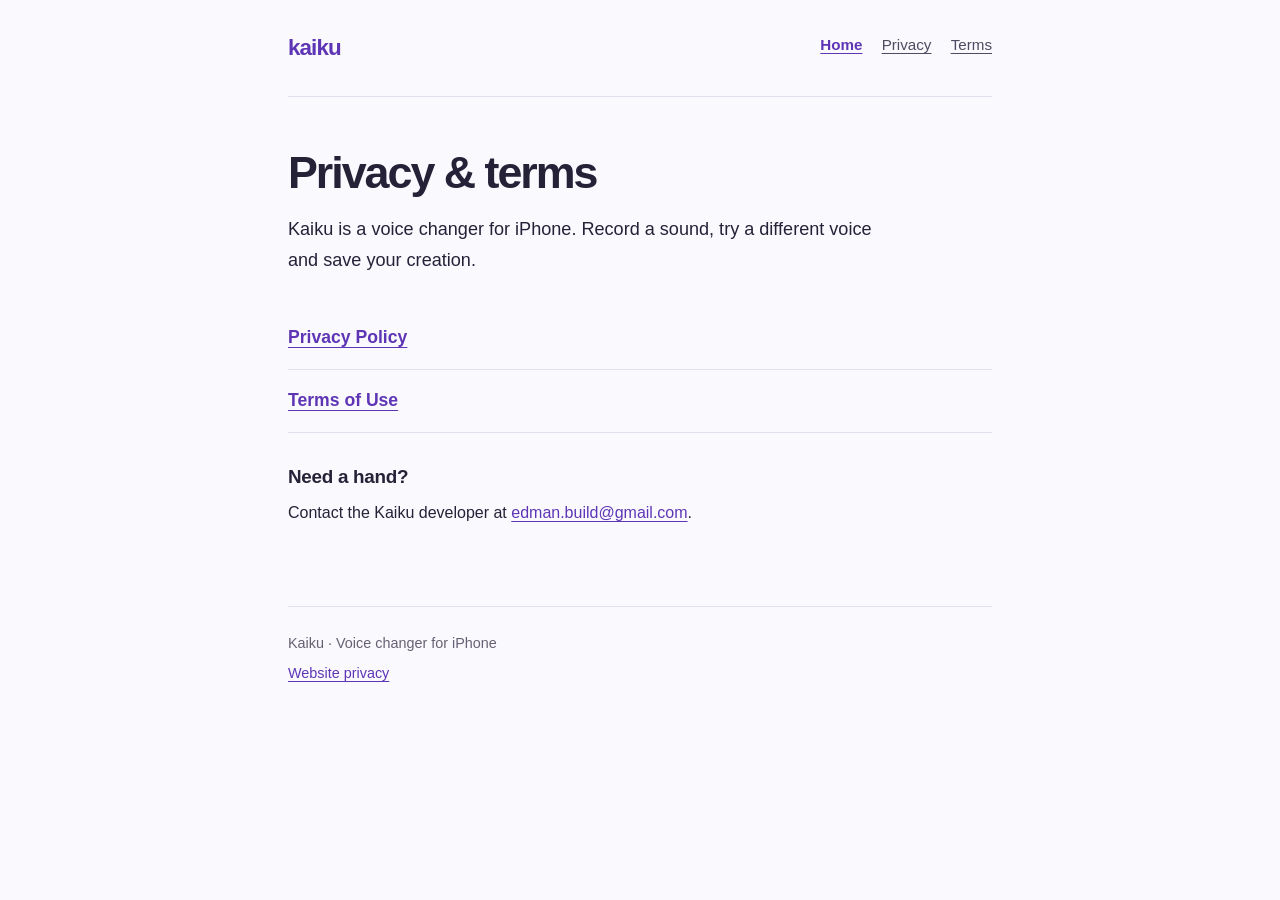
<file: index.html>
<!doctype html>
<html lang="en">
<head>
  <meta charset="utf-8">
  <meta name="viewport" content="width=device-width, initial-scale=1">
  <meta name="description" content="Privacy, terms and support for Kaiku, the voice changer for iPhone.">
  <title>Kaiku · Privacy &amp; Terms</title>
  <link rel="stylesheet" href="styles.css">
</head>
<body>
  <a class="skip-link" href="#main">Skip to content</a>
  <header class="site-header">
    <a class="brand" href="index.html" aria-label="Kaiku home">kaiku</a>
    <nav aria-label="Main navigation">
      <ul>
        <li><a href="index.html" aria-current="page">Home</a></li>
        <li><a href="privacy.html">Privacy</a></li>
        <li><a href="terms.html">Terms</a></li>
      </ul>
    </nav>
  </header>
  <main id="main">
    <h1>Privacy &amp; terms</h1>
    <p class="intro">Kaiku is a voice changer for iPhone. Record a sound, try a different voice and save your creation.</p>
    <ul class="page-links">
      <li><a href="privacy.html">Privacy Policy</a></li>
      <li><a href="terms.html">Terms of Use</a></li>
    </ul>
    <h2>Need a hand?</h2>
    <p>Contact the Kaiku developer at <a href="mailto:edman.build@gmail.com">edman.build@gmail.com</a>.</p>
  </main>
  <footer class="site-footer">
    <p>Kaiku · Voice changer for iPhone</p>
    <p><a href="privacy.html#website">Website privacy</a></p>
  </footer>
</body>
</html>
</file>
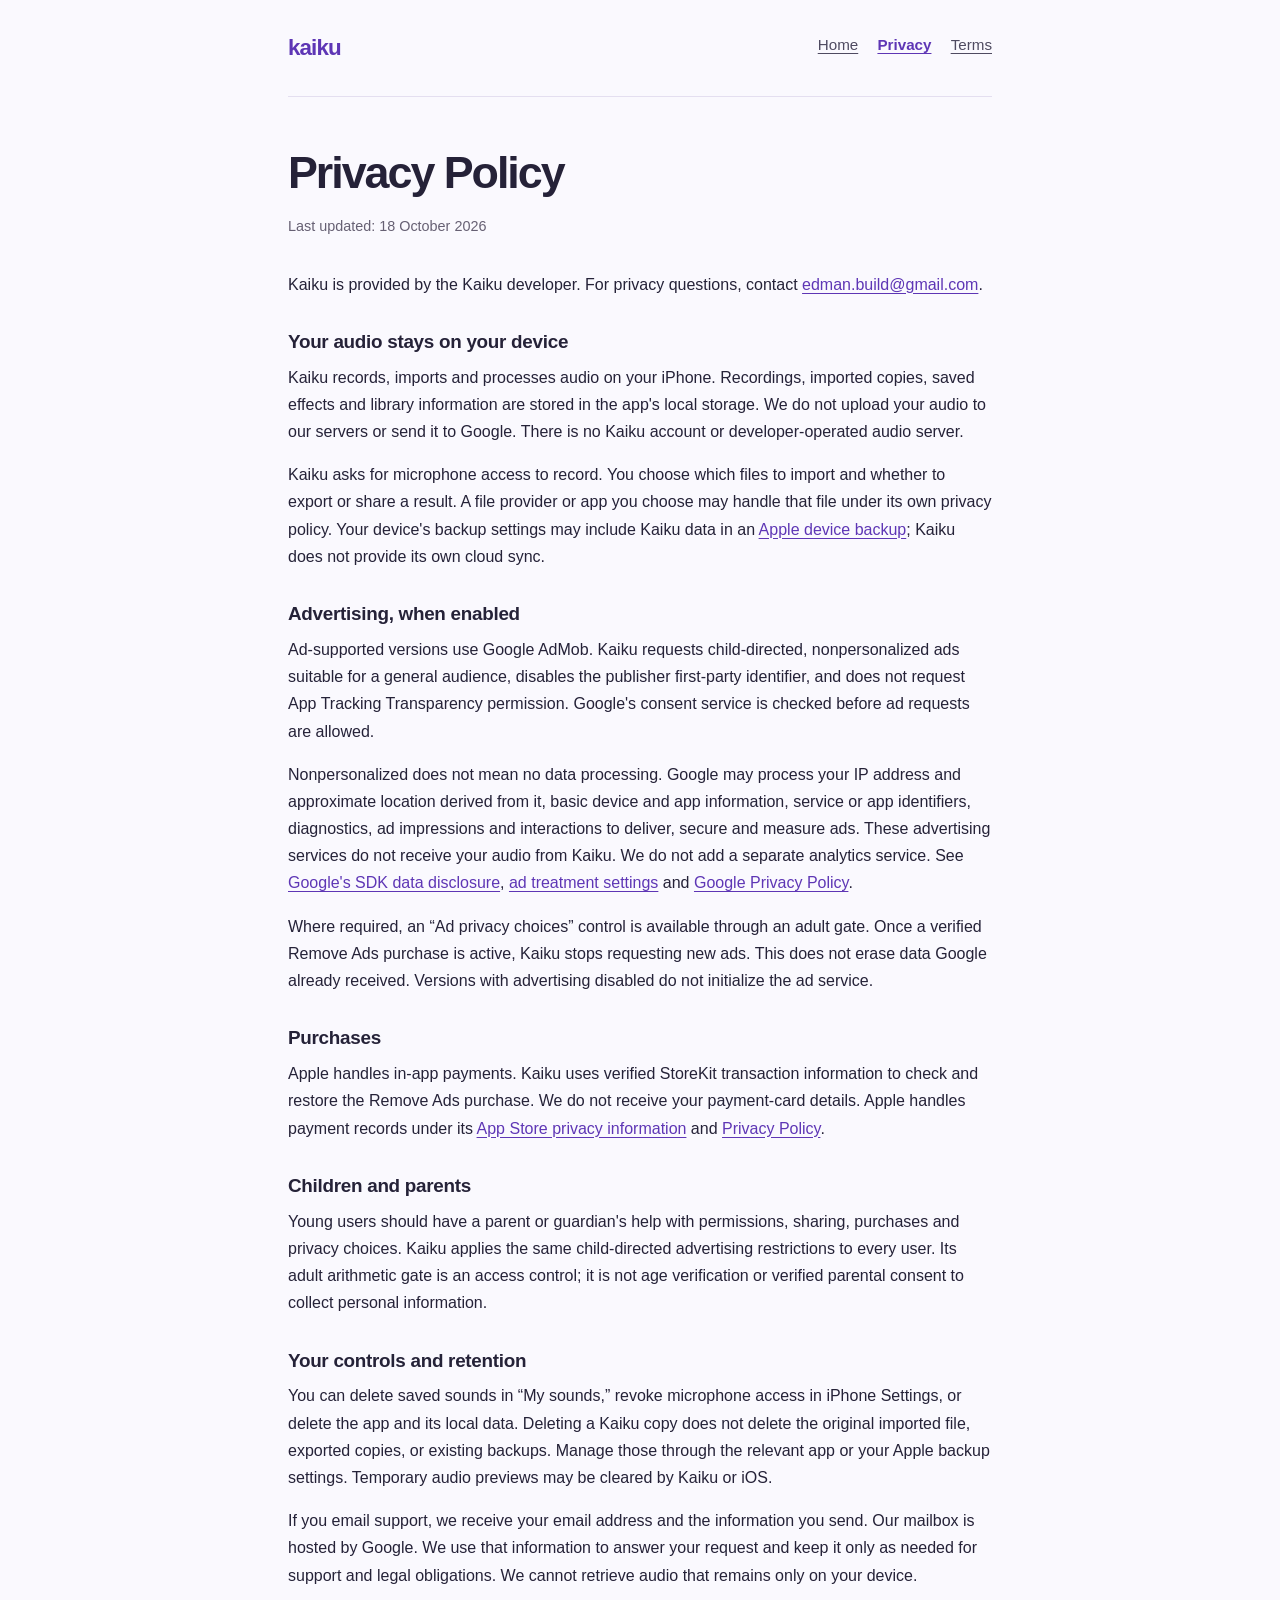
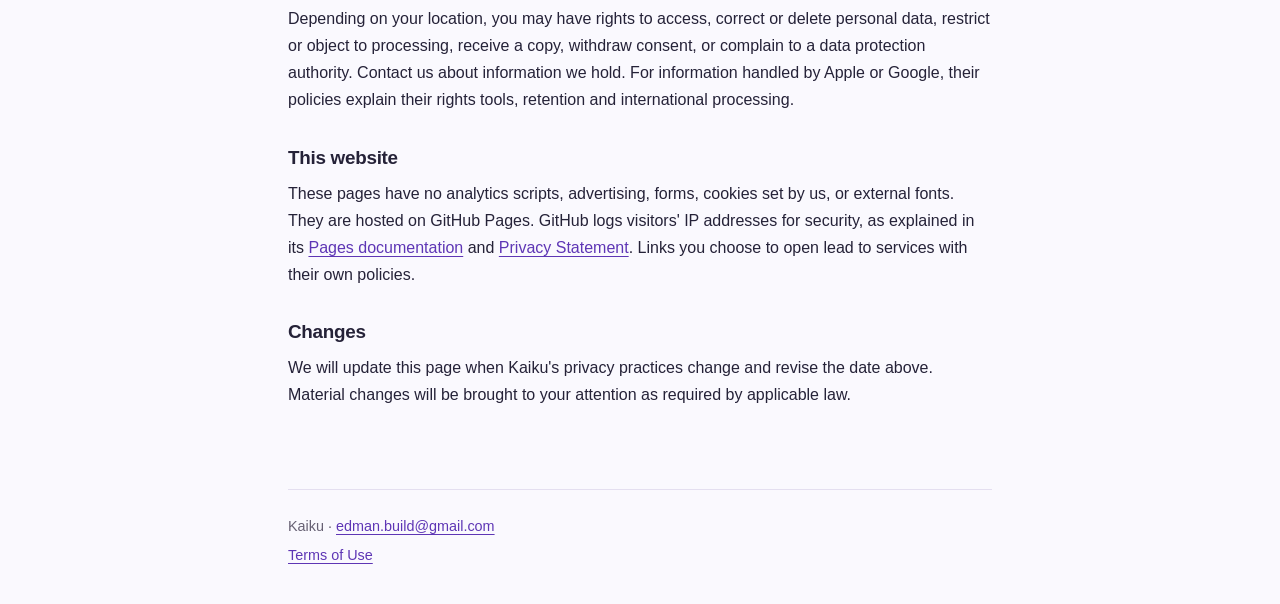
<file: privacy.html>
<!doctype html>
<html lang="en">
<head>
  <meta charset="utf-8">
  <meta name="viewport" content="width=device-width, initial-scale=1">
  <meta name="description" content="How Kaiku handles recordings, advertising, purchases and your privacy choices.">
  <title>Privacy Policy · Kaiku</title>
  <link rel="stylesheet" href="styles.css">
</head>
<body>
  <a class="skip-link" href="#main">Skip to content</a>
  <header class="site-header">
    <a class="brand" href="index.html" aria-label="Kaiku home">kaiku</a>
    <nav aria-label="Main navigation">
      <ul>
        <li><a href="index.html">Home</a></li>
        <li><a href="privacy.html" aria-current="page">Privacy</a></li>
        <li><a href="terms.html">Terms</a></li>
      </ul>
    </nav>
  </header>
  <main id="main">
    <h1>Privacy Policy</h1>
    <p class="updated">Last updated: <time datetime="2026-10-18">18 October 2026</time></p>
    <p>Kaiku is provided by the Kaiku developer. For privacy questions, contact <a href="mailto:edman.build@gmail.com">edman.build@gmail.com</a>.</p>

    <h2>Your audio stays on your device</h2>
    <p>Kaiku records, imports and processes audio on your iPhone. Recordings, imported copies, saved effects and library information are stored in the app's local storage. We do not upload your audio to our servers or send it to Google. There is no Kaiku account or developer-operated audio server.</p>
    <p>Kaiku asks for microphone access to record. You choose which files to import and whether to export or share a result. A file provider or app you choose may handle that file under its own privacy policy. Your device's backup settings may include Kaiku data in an <a href="https://support.apple.com/en-us/108770">Apple device backup</a>; Kaiku does not provide its own cloud sync.</p>

    <h2>Advertising, when enabled</h2>
    <p>Ad-supported versions use Google AdMob. Kaiku requests child-directed, nonpersonalized ads suitable for a general audience, disables the publisher first-party identifier, and does not request App Tracking Transparency permission. Google's consent service is checked before ad requests are allowed.</p>
    <p>Nonpersonalized does not mean no data processing. Google may process your IP address and approximate location derived from it, basic device and app information, service or app identifiers, diagnostics, ad impressions and interactions to deliver, secure and measure ads. These advertising services do not receive your audio from Kaiku. We do not add a separate analytics service. See <a href="https://developers.google.com/admob/ios/privacy/data-disclosure">Google's SDK data disclosure</a>, <a href="https://developers.google.com/admob/ios/targeting">ad treatment settings</a> and <a href="https://policies.google.com/privacy">Google Privacy Policy</a>.</p>
    <p>Where required, an “Ad privacy choices” control is available through an adult gate. Once a verified Remove Ads purchase is active, Kaiku stops requesting new ads. This does not erase data Google already received. Versions with advertising disabled do not initialize the ad service.</p>

    <h2>Purchases</h2>
    <p>Apple handles in-app payments. Kaiku uses verified StoreKit transaction information to check and restore the Remove Ads purchase. We do not receive your payment-card details. Apple handles payment records under its <a href="https://www.apple.com/legal/privacy/data/en/appstore/">App Store privacy information</a> and <a href="https://www.apple.com/legal/privacy/en-ww/">Privacy Policy</a>.</p>

    <h2>Children and parents</h2>
    <p>Young users should have a parent or guardian's help with permissions, sharing, purchases and privacy choices. Kaiku applies the same child-directed advertising restrictions to every user. Its adult arithmetic gate is an access control; it is not age verification or verified parental consent to collect personal information.</p>

    <h2>Your controls and retention</h2>
    <p>You can delete saved sounds in “My sounds,” revoke microphone access in iPhone Settings, or delete the app and its local data. Deleting a Kaiku copy does not delete the original imported file, exported copies, or existing backups. Manage those through the relevant app or your Apple backup settings. Temporary audio previews may be cleared by Kaiku or iOS.</p>
    <p>If you email support, we receive your email address and the information you send. Our mailbox is hosted by Google. We use that information to answer your request and keep it only as needed for support and legal obligations. We cannot retrieve audio that remains only on your device.</p>
    <p>Depending on your location, you may have rights to access, correct or delete personal data, restrict or object to processing, receive a copy, withdraw consent, or complain to a data protection authority. Contact us about information we hold. For information handled by Apple or Google, their policies explain their rights tools, retention and international processing.</p>

    <h2 id="website">This website</h2>
    <p>These pages have no analytics scripts, advertising, forms, cookies set by us, or external fonts. They are hosted on GitHub Pages. GitHub logs visitors' IP addresses for security, as explained in its <a href="https://docs.github.com/en/pages/getting-started-with-github-pages/what-is-github-pages#data-collection">Pages documentation</a> and <a href="https://docs.github.com/en/site-policy/privacy-policies/github-general-privacy-statement">Privacy Statement</a>. Links you choose to open lead to services with their own policies.</p>

    <h2>Changes</h2>
    <p>We will update this page when Kaiku's privacy practices change and revise the date above. Material changes will be brought to your attention as required by applicable law.</p>
  </main>
  <footer class="site-footer">
    <p>Kaiku · <a href="mailto:edman.build@gmail.com">edman.build@gmail.com</a></p>
    <p><a href="terms.html">Terms of Use</a></p>
  </footer>
</body>
</html>
</file>
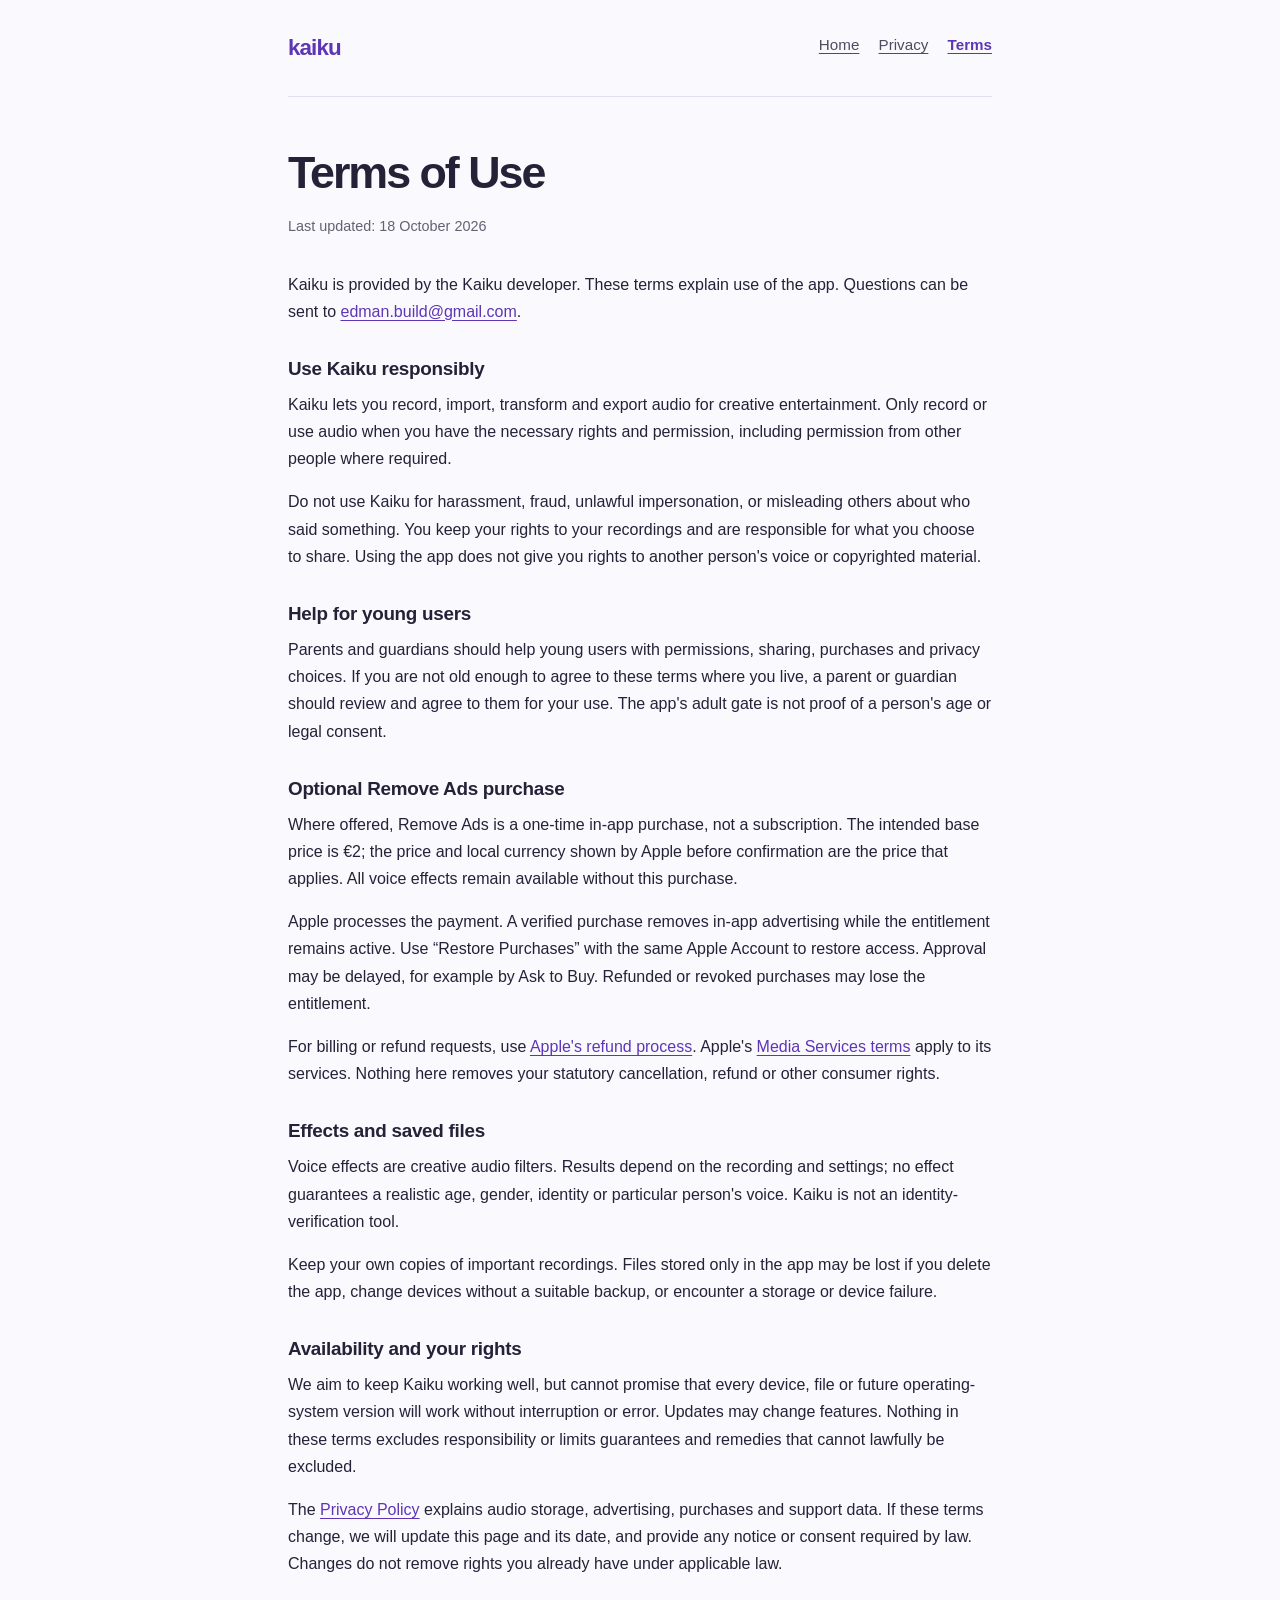
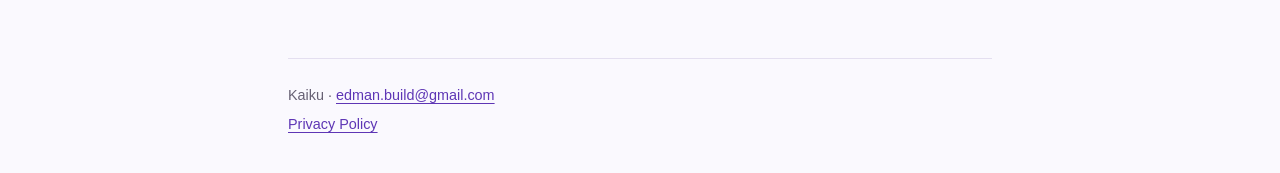
<file: terms.html>
<!doctype html>
<html lang="en">
<head>
  <meta charset="utf-8">
  <meta name="viewport" content="width=device-width, initial-scale=1">
  <meta name="description" content="Simple terms for using Kaiku, its voice effects and optional Remove Ads purchase.">
  <title>Terms of Use · Kaiku</title>
  <link rel="stylesheet" href="styles.css">
</head>
<body>
  <a class="skip-link" href="#main">Skip to content</a>
  <header class="site-header">
    <a class="brand" href="index.html" aria-label="Kaiku home">kaiku</a>
    <nav aria-label="Main navigation">
      <ul>
        <li><a href="index.html">Home</a></li>
        <li><a href="privacy.html">Privacy</a></li>
        <li><a href="terms.html" aria-current="page">Terms</a></li>
      </ul>
    </nav>
  </header>
  <main id="main">
    <h1>Terms of Use</h1>
    <p class="updated">Last updated: <time datetime="2026-10-18">18 October 2026</time></p>
    <p>Kaiku is provided by the Kaiku developer. These terms explain use of the app. Questions can be sent to <a href="mailto:edman.build@gmail.com">edman.build@gmail.com</a>.</p>

    <h2>Use Kaiku responsibly</h2>
    <p>Kaiku lets you record, import, transform and export audio for creative entertainment. Only record or use audio when you have the necessary rights and permission, including permission from other people where required.</p>
    <p>Do not use Kaiku for harassment, fraud, unlawful impersonation, or misleading others about who said something. You keep your rights to your recordings and are responsible for what you choose to share. Using the app does not give you rights to another person's voice or copyrighted material.</p>

    <h2>Help for young users</h2>
    <p>Parents and guardians should help young users with permissions, sharing, purchases and privacy choices. If you are not old enough to agree to these terms where you live, a parent or guardian should review and agree to them for your use. The app's adult gate is not proof of a person's age or legal consent.</p>

    <h2>Optional Remove Ads purchase</h2>
    <p>Where offered, Remove Ads is a one-time in-app purchase, not a subscription. The intended base price is €2; the price and local currency shown by Apple before confirmation are the price that applies. All voice effects remain available without this purchase.</p>
    <p>Apple processes the payment. A verified purchase removes in-app advertising while the entitlement remains active. Use “Restore Purchases” with the same Apple Account to restore access. Approval may be delayed, for example by Ask to Buy. Refunded or revoked purchases may lose the entitlement.</p>
    <p>For billing or refund requests, use <a href="https://support.apple.com/en-us/118223">Apple's refund process</a>. Apple's <a href="https://www.apple.com/legal/internet-services/itunes/">Media Services terms</a> apply to its services. Nothing here removes your statutory cancellation, refund or other consumer rights.</p>

    <h2>Effects and saved files</h2>
    <p>Voice effects are creative audio filters. Results depend on the recording and settings; no effect guarantees a realistic age, gender, identity or particular person's voice. Kaiku is not an identity-verification tool.</p>
    <p>Keep your own copies of important recordings. Files stored only in the app may be lost if you delete the app, change devices without a suitable backup, or encounter a storage or device failure.</p>

    <h2>Availability and your rights</h2>
    <p>We aim to keep Kaiku working well, but cannot promise that every device, file or future operating-system version will work without interruption or error. Updates may change features. Nothing in these terms excludes responsibility or limits guarantees and remedies that cannot lawfully be excluded.</p>
    <p>The <a href="privacy.html">Privacy Policy</a> explains audio storage, advertising, purchases and support data. If these terms change, we will update this page and its date, and provide any notice or consent required by law. Changes do not remove rights you already have under applicable law.</p>
  </main>
  <footer class="site-footer">
    <p>Kaiku · <a href="mailto:edman.build@gmail.com">edman.build@gmail.com</a></p>
    <p><a href="privacy.html">Privacy Policy</a></p>
  </footer>
</body>
</html>
</file>
<file: styles.css>
:root {
  color-scheme: light;
  font-family: -apple-system, BlinkMacSystemFont, "Segoe UI", sans-serif;
  color: #252238;
  background: #faf9fe;
  font-synthesis: none;
  text-rendering: optimizeLegibility;
  -webkit-text-size-adjust: 100%;
}

* { box-sizing: border-box; }
body { margin: 0; font-size: 1rem; line-height: 1.7; }
a { color: #5e36b5; text-underline-offset: 0.2em; }
a:hover { text-decoration-thickness: 2px; }
a:focus-visible, button:focus-visible { outline: 3px solid #7652e8; outline-offset: 5px; border-radius: 2px; }

.site-header, main, .site-footer { width: min(100% - 3rem, 44rem); margin-inline: auto; }
.site-header { display: flex; align-items: center; justify-content: space-between; gap: 1rem; padding-block: 1.5rem; border-bottom: 1px solid #e4dff0; }
.brand { color: #5e36b5; font-size: 1.4rem; font-weight: 750; letter-spacing: -0.04em; text-decoration: none; }
nav ul { display: flex; flex-wrap: wrap; gap: 0.2rem 1.2rem; list-style: none; margin: 0; padding: 0; }
nav a { display: inline-block; padding-block: 0.5rem; color: #4f4b61; font-size: 0.95rem; }
nav a[aria-current="page"] { color: #5e36b5; font-weight: 650; }

main { padding-block: 3rem 4rem; overflow-wrap: anywhere; }
h1, h2 { color: #252238; line-height: 1.25; }
h1 { font-size: clamp(2rem, 6vw, 2.8rem); letter-spacing: -0.045em; margin: 0 0 0.8rem; }
h2 { margin: 2rem 0 0.65rem; font-size: 1.18rem; letter-spacing: -0.015em; }
p { margin: 0 0 1rem; }
ul { padding-left: 1.3rem; }
li { margin-bottom: 0.4rem; }
.updated { color: #666073; font-size: 0.9rem; margin-bottom: 2rem; }
.intro { font-size: 1.13rem; max-width: 38rem; }
.page-links { list-style: none; margin: 2rem 0; padding: 0; }
.page-links li { margin: 0; border-bottom: 1px solid #e4dff0; }
.page-links a { display: block; padding-block: 1rem; font-size: 1.1rem; font-weight: 600; }
.site-footer { border-top: 1px solid #e4dff0; padding-block: 1.5rem 2rem; color: #666073; font-size: 0.9rem; overflow-wrap: anywhere; }
.site-footer p { margin-bottom: 0.3rem; }
.skip-link { position: absolute; top: 0.5rem; left: 1rem; z-index: 10; padding: 0.6rem 1rem; background: white; transform: translateY(-180%); }
.skip-link:focus { transform: translateY(0); }

@media (max-width: 420px) {
  .site-header, main, .site-footer { width: calc(100% - 2rem); }
  .site-header { align-items: flex-start; flex-direction: column; gap: 0.2rem; }
  main { padding-block: 2rem 3rem; }
}

@media print {
  :root { background: white; color: black; }
  .site-header, .skip-link { display: none; }
  main, .site-footer { width: 100%; }
  main { padding: 0; }
  h2 { break-after: avoid; }
  a { color: inherit; }
}
</file>
